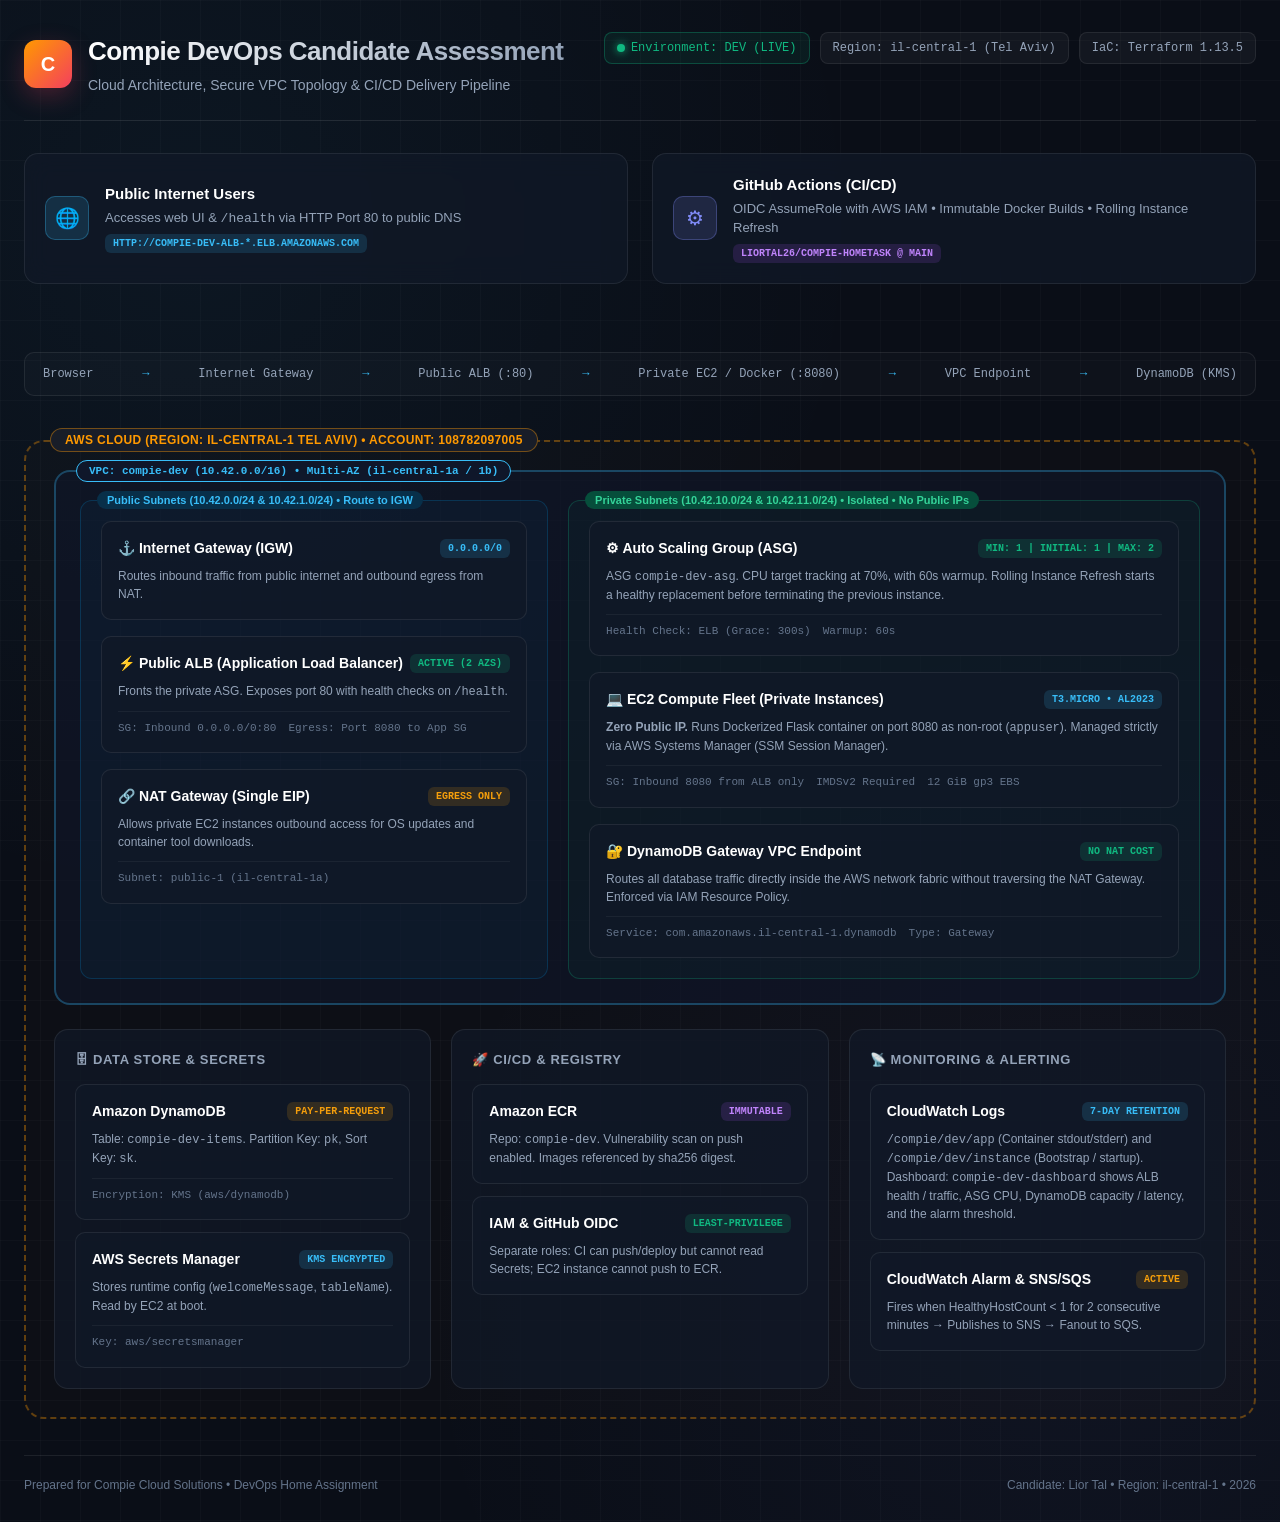
<file: architecture.html>
<!DOCTYPE html>
<html lang="en">
<head>
  <meta charset="UTF-8" />
  <meta name="viewport" content="width=device-width, initial-scale=1.0" />
  <title>Compie Cloud Solutions - DevOps Architecture & Network Topology</title>
  <style>
    :root {
      --bg-dark: #0a0e17;
      --bg-card: rgba(17, 24, 39, 0.75);
      --bg-card-hover: rgba(30, 41, 59, 0.85);
      --border-color: rgba(255, 255, 255, 0.08);
      --border-highlight: rgba(56, 189, 248, 0.3);
      --primary: #38bdf8;
      --primary-glow: rgba(56, 189, 248, 0.15);
      --secondary: #818cf8;
      --accent: #f43f5e;
      --success: #10b981;
      --warning: #f59e0b;
      --aws-orange: #ff9900;
      --text-main: #f8fafc;
      --text-muted: #94a3b8;
      --text-dim: #64748b;
      --font-sans: 'Inter', -apple-system, BlinkMacSystemFont, sans-serif;
      --font-mono: 'JetBrains Mono', monospace;
    }

    * {
      box-sizing: border-box;
      margin: 0;
      padding: 0;
    }

    body {
      background-color: var(--bg-dark);
      background-image: 
        radial-gradient(circle at 15% 15%, rgba(56, 189, 248, 0.05) 0%, transparent 40%),
        radial-gradient(circle at 85% 85%, rgba(129, 140, 248, 0.05) 0%, transparent 40%),
        linear-gradient(rgba(255, 255, 255, 0.02) 1px, transparent 1px),
        linear-gradient(90deg, rgba(255, 255, 255, 0.02) 1px, transparent 1px);
      background-size: 100% 100%, 100% 100%, 40px 40px, 40px 40px;
      color: var(--text-main);
      font-family: var(--font-sans);
      min-height: 100vh;
      padding: 32px 24px;
      line-height: 1.5;
    }

    .container {
      max-width: 1400px;
      margin: 0 auto;
    }

    /* Header */
    header {
      display: flex;
      justify-content: space-between;
      align-items: flex-start;
      margin-bottom: 32px;
      padding-bottom: 24px;
      border-bottom: 1px solid var(--border-color);
      flex-wrap: wrap;
      gap: 16px;
    }

    .logo-area {
      display: flex;
      align-items: center;
      gap: 16px;
    }

    .logo-badge {
      width: 48px;
      height: 48px;
      background: linear-gradient(135deg, #ff9900, #f43f5e);
      border-radius: 12px;
      display: flex;
      align-items: center;
      justify-content: center;
      font-weight: 800;
      font-size: 20px;
      color: #fff;
      box-shadow: 0 8px 24px rgba(244, 63, 94, 0.25);
    }

    .title-group h1 {
      font-size: 26px;
      font-weight: 700;
      letter-spacing: -0.02em;
      background: linear-gradient(to right, #fff, var(--text-muted));
      -webkit-background-clip: text;
      -webkit-text-fill-color: transparent;
    }

    .title-group p {
      color: var(--text-muted);
      font-size: 14px;
      margin-top: 4px;
    }

    .meta-badges {
      display: flex;
      gap: 10px;
      flex-wrap: wrap;
    }

    .badge {
      display: inline-flex;
      align-items: center;
      gap: 6px;
      padding: 6px 12px;
      background: rgba(255, 255, 255, 0.04);
      border: 1px solid var(--border-color);
      border-radius: 8px;
      font-size: 12px;
      font-family: var(--font-mono);
      color: var(--text-muted);
    }

    .badge.active {
      color: var(--success);
      border-color: rgba(16, 185, 129, 0.3);
      background: rgba(16, 185, 129, 0.08);
    }

    .badge-dot {
      width: 8px;
      height: 8px;
      border-radius: 50%;
      background: currentColor;
    }

    .badge.active .badge-dot {
      box-shadow: 0 0 8px currentColor;
      animation: pulse 2s infinite;
    }

    @keyframes pulse {
      0%, 100% { opacity: 1; transform: scale(1); }
      50% { opacity: 0.4; transform: scale(0.85); }
    }

    /* Diagram Grid Layout */
    .architecture-canvas {
      display: flex;
      flex-direction: column;
      gap: 28px;
    }

    /* Section Wrappers */
    .cloud-perimeter {
      border: 2px dashed rgba(255, 153, 0, 0.35);
      border-radius: 20px;
      padding: 28px;
      background: rgba(255, 153, 0, 0.015);
      position: relative;
    }

    .cloud-perimeter::before {
      content: "AWS Cloud (Region: il-central-1 Tel Aviv) • Account: 108782097005";
      position: absolute;
      top: -14px;
      left: 24px;
      background: #181d28;
      border: 1px solid rgba(255, 153, 0, 0.4);
      color: var(--aws-orange);
      font-size: 12px;
      font-weight: 600;
      padding: 2px 14px;
      border-radius: 20px;
      letter-spacing: 0.03em;
      text-transform: uppercase;
    }

    /* Top Tier: External Actors */
    .external-tier {
      display: grid;
      grid-template-columns: 1fr 1fr;
      gap: 24px;
      margin-bottom: 24px;
    }

    .external-box {
      background: var(--bg-card);
      backdrop-filter: blur(12px);
      border: 1px solid var(--border-color);
      border-radius: 14px;
      padding: 20px;
      display: flex;
      align-items: center;
      gap: 16px;
      transition: all 0.25s ease;
    }

    .external-box:hover {
      border-color: var(--border-highlight);
      transform: translateY(-2px);
      box-shadow: 0 12px 28px rgba(0, 0, 0, 0.3);
    }

    .icon-box {
      width: 44px;
      height: 44px;
      border-radius: 10px;
      display: flex;
      align-items: center;
      justify-content: center;
      font-size: 20px;
      flex-shrink: 0;
    }

    .icon-browser {
      background: rgba(56, 189, 248, 0.15);
      color: var(--primary);
      border: 1px solid rgba(56, 189, 248, 0.3);
    }

    .icon-github {
      background: rgba(129, 140, 248, 0.15);
      color: var(--secondary);
      border: 1px solid rgba(129, 140, 248, 0.3);
    }

    .box-info h3 {
      font-size: 15px;
      font-weight: 600;
      color: #fff;
    }

    .box-info p {
      font-size: 13px;
      color: var(--text-muted);
      margin-top: 2px;
    }

    /* VPC Container */
    .vpc-boundary {
      border: 2px solid rgba(56, 189, 248, 0.3);
      border-radius: 16px;
      padding: 28px 24px 24px;
      background: rgba(15, 23, 42, 0.6);
      position: relative;
      margin-bottom: 24px;
    }

    .vpc-boundary::before {
      content: "VPC: compie-dev (10.42.0.0/16) • Multi-AZ (il-central-1a / 1b)";
      position: absolute;
      top: -12px;
      left: 20px;
      background: #0f172a;
      border: 1px solid var(--primary);
      color: var(--primary);
      font-size: 11px;
      font-weight: 600;
      padding: 2px 12px;
      border-radius: 20px;
      font-family: var(--font-mono);
    }

    /* Subnets Layout */
    .subnets-grid {
      display: grid;
      grid-template-columns: 1fr 1.35fr;
      gap: 20px;
    }

    @media (max-width: 992px) {
      .subnets-grid {
        grid-template-columns: 1fr;
      }
      .external-tier {
        grid-template-columns: 1fr;
      }
    }

    .subnet-zone {
      border-radius: 12px;
      padding: 20px;
      display: flex;
      flex-direction: column;
      gap: 16px;
      position: relative;
    }

    .public-subnet {
      background: rgba(2, 132, 199, 0.05);
      border: 1px solid rgba(2, 132, 199, 0.25);
    }

    .public-subnet::before {
      content: "Public Subnets (10.42.0.0/24 & 10.42.1.0/24) • Route to IGW";
      position: absolute;
      top: -10px;
      left: 16px;
      background: #082f49;
      color: #38bdf8;
      font-size: 11px;
      padding: 1px 10px;
      border-radius: 12px;
      font-weight: 600;
    }

    .private-subnet {
      background: rgba(16, 185, 129, 0.04);
      border: 1px solid rgba(16, 185, 129, 0.25);
    }

    .private-subnet::before {
      content: "Private Subnets (10.42.10.0/24 & 10.42.11.0/24) • Isolated • No Public IPs";
      position: absolute;
      top: -10px;
      left: 16px;
      background: #064e3b;
      color: #34d399;
      font-size: 11px;
      padding: 1px 10px;
      border-radius: 12px;
      font-weight: 600;
    }

    /* Resource Cards */
    .card {
      background: var(--bg-card);
      border: 1px solid var(--border-color);
      border-radius: 10px;
      padding: 16px;
      transition: all 0.2s ease;
    }

    .card:hover {
      border-color: rgba(255, 255, 255, 0.2);
      background: var(--bg-card-hover);
    }

    .card-header {
      display: flex;
      justify-content: space-between;
      align-items: center;
      margin-bottom: 8px;
    }

    .card-title {
      font-size: 14px;
      font-weight: 600;
      color: #fff;
      display: flex;
      align-items: center;
      gap: 8px;
    }

    .chip {
      font-size: 10px;
      padding: 2px 8px;
      border-radius: 6px;
      font-family: var(--font-mono);
      font-weight: 600;
      text-transform: uppercase;
    }

    .chip-blue { background: rgba(56, 189, 248, 0.15); color: #38bdf8; }
    .chip-green { background: rgba(16, 185, 129, 0.15); color: #10b981; }
    .chip-orange { background: rgba(245, 158, 11, 0.15); color: #f59e0b; }
    .chip-purple { background: rgba(168, 85, 247, 0.15); color: #c084fc; }

    .card-desc {
      font-size: 12px;
      color: var(--text-muted);
    }

    .card-specs {
      margin-top: 10px;
      padding-top: 8px;
      border-top: 1px solid rgba(255, 255, 255, 0.05);
      display: flex;
      flex-wrap: wrap;
      gap: 12px;
      font-size: 11px;
      color: var(--text-dim);
      font-family: var(--font-mono);
    }

    /* Auxiliary Services Tier */
    .services-tier {
      display: grid;
      grid-template-columns: repeat(3, 1fr);
      gap: 20px;
    }

    @media (max-width: 992px) {
      .services-tier {
        grid-template-columns: 1fr;
      }
    }

    .service-group {
      background: var(--bg-card);
      border: 1px solid var(--border-color);
      border-radius: 14px;
      padding: 20px;
    }

    .group-title {
      font-size: 13px;
      font-weight: 600;
      color: var(--text-muted);
      text-transform: uppercase;
      letter-spacing: 0.05em;
      margin-bottom: 14px;
      display: flex;
      align-items: center;
      gap: 8px;
    }

    .group-items {
      display: flex;
      flex-direction: column;
      gap: 12px;
    }

    /* Traffic Indicators */
    .flow-bar {
      display: flex;
      align-items: center;
      justify-content: space-between;
      padding: 12px 18px;
      background: rgba(255, 255, 255, 0.02);
      border: 1px solid var(--border-color);
      border-radius: 10px;
      margin: 16px 0;
      font-size: 12px;
      color: var(--text-muted);
      font-family: var(--font-mono);
    }

    .flow-step {
      display: flex;
      align-items: center;
      gap: 8px;
    }

    .arrow {
      color: var(--primary);
      font-weight: bold;
    }

    /* Footer */
    footer {
      margin-top: 36px;
      padding-top: 20px;
      border-top: 1px solid var(--border-color);
      display: flex;
      justify-content: space-between;
      color: var(--text-dim);
      font-size: 12px;
      flex-wrap: wrap;
      gap: 12px;
    }
  </style>
</head>
<body>

  <div class="container">

    <!-- Header Section -->
    <header>
      <div class="logo-area">
        <div class="logo-badge">C</div>
        <div class="title-group">
          <h1>Compie DevOps Candidate Assessment</h1>
          <p>Cloud Architecture, Secure VPC Topology & CI/CD Delivery Pipeline</p>
        </div>
      </div>

      <div class="meta-badges">
        <div class="badge active">
          <span class="badge-dot"></span>
          Environment: DEV (LIVE)
        </div>
        <div class="badge">
          Region: il-central-1 (Tel Aviv)
        </div>
        <div class="badge">
          IaC: Terraform 1.13.5
        </div>
      </div>
    </header>

    <!-- Interactive Architecture Canvas -->
    <div class="architecture-canvas">

      <!-- External Tier: Public Internet & CI/CD -->
      <div class="external-tier">
        <div class="external-box">
          <div class="icon-box icon-browser">&#127760;</div>
          <div class="box-info">
            <h3>Public Internet Users</h3>
            <p>Accesses web UI & <code>/health</code> via HTTP Port 80 to public DNS</p>
            <span class="chip chip-blue" style="margin-top: 6px; display: inline-block;">http://compie-dev-alb-*.elb.amazonaws.com</span>
          </div>
        </div>

        <div class="external-box">
          <div class="icon-box icon-github">&#9881;</div>
          <div class="box-info">
            <h3>GitHub Actions (CI/CD)</h3>
            <p>OIDC AssumeRole with AWS IAM • Immutable Docker Builds • Rolling Instance Refresh</p>
            <span class="chip chip-purple" style="margin-top: 6px; display: inline-block;">LiorTal26/Compie-HomeTask @ main</span>
          </div>
        </div>
      </div>

      <!-- Traffic Summary Bar -->
      <div class="flow-bar">
        <div class="flow-step"><span>Browser</span></div>
        <span class="arrow">&rarr;</span>
        <div class="flow-step"><span>Internet Gateway</span></div>
        <span class="arrow">&rarr;</span>
        <div class="flow-step"><span>Public ALB (:80)</span></div>
        <span class="arrow">&rarr;</span>
        <div class="flow-step"><span>Private EC2 / Docker (:8080)</span></div>
        <span class="arrow">&rarr;</span>
        <div class="flow-step"><span>VPC Endpoint</span></div>
        <span class="arrow">&rarr;</span>
        <div class="flow-step"><span>DynamoDB (KMS)</span></div>
      </div>

      <!-- AWS Cloud Perimeter -->
      <div class="cloud-perimeter">

        <!-- VPC Boundary -->
        <div class="vpc-boundary">

          <div class="subnets-grid">

            <!-- Public Subnet Zone -->
            <div class="subnet-zone public-subnet">

              <div class="card">
                <div class="card-header">
                  <div class="card-title">&#9875; Internet Gateway (IGW)</div>
                  <span class="chip chip-blue">0.0.0.0/0</span>
                </div>
                <div class="card-desc">Routes inbound traffic from public internet and outbound egress from NAT.</div>
              </div>

              <div class="card">
                <div class="card-header">
                  <div class="card-title">&#9889; Public ALB (Application Load Balancer)</div>
                  <span class="chip chip-green">Active (2 AZs)</span>
                </div>
                <div class="card-desc">Fronts the private ASG. Exposes port 80 with health checks on <code>/health</code>.</div>
                <div class="card-specs">
                  <span>SG: Inbound 0.0.0.0/0:80</span>
                  <span>Egress: Port 8080 to App SG</span>
                </div>
              </div>

              <div class="card">
                <div class="card-header">
                  <div class="card-title">&#128279; NAT Gateway (Single EIP)</div>
                  <span class="chip chip-orange">Egress Only</span>
                </div>
                <div class="card-desc">Allows private EC2 instances outbound access for OS updates and container tool downloads.</div>
                <div class="card-specs">
                  <span>Subnet: public-1 (il-central-1a)</span>
                </div>
              </div>

            </div>

            <!-- Private Subnet Zone -->
            <div class="subnet-zone private-subnet">

              <div class="card">
                <div class="card-header">
                  <div class="card-title">&#9881; Auto Scaling Group (ASG)</div>
                  <span class="chip chip-green">Min: 1 | Initial: 1 | Max: 2</span>
                </div>
                <div class="card-desc">ASG <code>compie-dev-asg</code>. CPU target tracking at 70%, with 60s warmup. Rolling Instance Refresh starts a healthy replacement before terminating the previous instance.</div>
                <div class="card-specs">
                  <span>Health Check: ELB (Grace: 300s)</span>
                  <span>Warmup: 60s</span>
                </div>
              </div>

              <div class="card">
                <div class="card-header">
                  <div class="card-title">&#128187; EC2 Compute Fleet (Private Instances)</div>
                  <span class="chip chip-blue">t3.micro • AL2023</span>
                </div>
                <div class="card-desc">
                  <strong>Zero Public IP.</strong> Runs Dockerized Flask container on port 8080 as non-root (<code>appuser</code>).
                  Managed strictly via AWS Systems Manager (SSM Session Manager).
                </div>
                <div class="card-specs">
                  <span>SG: Inbound 8080 from ALB only</span>
                  <span>IMDSv2 Required</span>
                  <span>12 GiB gp3 EBS</span>
                </div>
              </div>

              <div class="card">
                <div class="card-header">
                  <div class="card-title">&#128272; DynamoDB Gateway VPC Endpoint</div>
                  <span class="chip chip-green">No NAT Cost</span>
                </div>
                <div class="card-desc">
                  Routes all database traffic directly inside the AWS network fabric without traversing the NAT Gateway.
                  Enforced via IAM Resource Policy.
                </div>
                <div class="card-specs">
                  <span>Service: com.amazonaws.il-central-1.dynamodb</span>
                  <span>Type: Gateway</span>
                </div>
              </div>

            </div>

          </div>

        </div>

        <!-- Tier 3: Data, Secrets, Observability & CI/CD Security -->
        <div class="services-tier">

          <!-- Data & Secrets -->
          <div class="service-group">
            <div class="group-title">&#128452; Data Store & Secrets</div>
            <div class="group-items">
              <div class="card">
                <div class="card-header">
                  <div class="card-title">Amazon DynamoDB</div>
                  <span class="chip chip-orange">Pay-Per-Request</span>
                </div>
                <div class="card-desc">Table: <code>compie-dev-items</code>. Partition Key: <code>pk</code>, Sort Key: <code>sk</code>.</div>
                <div class="card-specs">
                  <span>Encryption: KMS (aws/dynamodb)</span>
                </div>
              </div>

              <div class="card">
                <div class="card-header">
                  <div class="card-title">AWS Secrets Manager</div>
                  <span class="chip chip-blue">KMS Encrypted</span>
                </div>
                <div class="card-desc">Stores runtime config (<code>welcomeMessage</code>, <code>tableName</code>). Read by EC2 at boot.</div>
                <div class="card-specs">
                  <span>Key: aws/secretsmanager</span>
                </div>
              </div>
            </div>
          </div>

          <!-- Deployment & Registry -->
          <div class="service-group">
            <div class="group-title">&#128640; CI/CD & Registry</div>
            <div class="group-items">
              <div class="card">
                <div class="card-header">
                  <div class="card-title">Amazon ECR</div>
                  <span class="chip chip-purple">Immutable</span>
                </div>
                <div class="card-desc">Repo: <code>compie-dev</code>. Vulnerability scan on push enabled. Images referenced by sha256 digest.</div>
              </div>

              <div class="card">
                <div class="card-header">
                  <div class="card-title">IAM & GitHub OIDC</div>
                  <span class="chip chip-green">Least-Privilege</span>
                </div>
                <div class="card-desc">Separate roles: CI can push/deploy but cannot read Secrets; EC2 instance cannot push to ECR.</div>
              </div>
            </div>
          </div>

          <!-- Observability -->
          <div class="service-group">
            <div class="group-title">&#128225; Monitoring & Alerting</div>
            <div class="group-items">
              <div class="card">
                <div class="card-header">
                  <div class="card-title">CloudWatch Logs</div>
                  <span class="chip chip-blue">7-Day Retention</span>
                </div>
                <div class="card-desc"><code>/compie/dev/app</code> (Container stdout/stderr) and <code>/compie/dev/instance</code> (Bootstrap / startup). Dashboard: <code>compie-dev-dashboard</code> shows ALB health / traffic, ASG CPU, DynamoDB capacity / latency, and the alarm threshold.</div>
              </div>

              <div class="card">
                <div class="card-header">
                  <div class="card-title">CloudWatch Alarm & SNS/SQS</div>
                  <span class="chip chip-orange">Active</span>
                </div>
                <div class="card-desc">Fires when HealthyHostCount &lt; 1 for 2 consecutive minutes &rarr; Publishes to SNS &rarr; Fanout to SQS.</div>
              </div>
            </div>
          </div>

        </div>

      </div>

    </div>

    <!-- Footer -->
    <footer>
      <span>Prepared for Compie Cloud Solutions &bull; DevOps Home Assignment</span>
      <span>Candidate: Lior Tal &bull; Region: il-central-1 &bull; 2026</span>
    </footer>

  </div>

</body>
</html>
</file>
